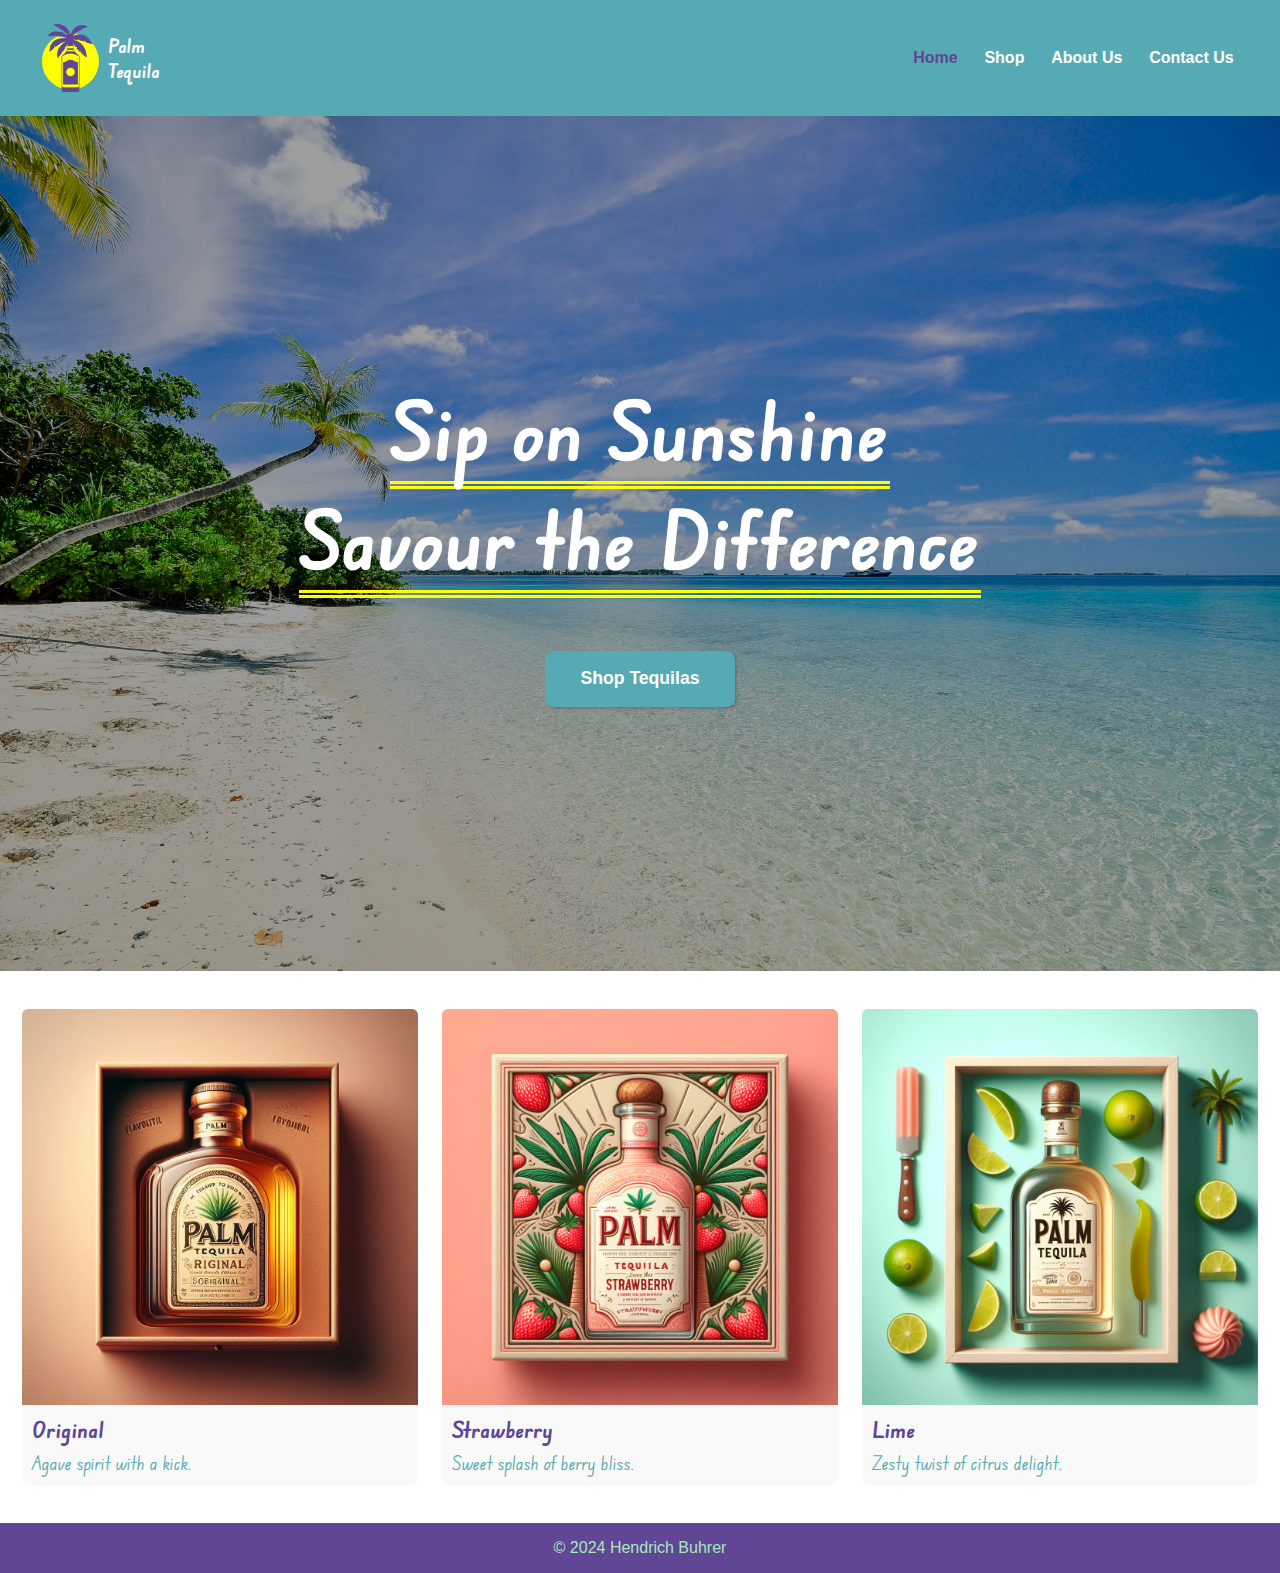
<file: index.html>
<!DOCTYPE html>
<html lang="en">
  <head>
    <meta charset="UTF-8" />
    <meta name="viewport" content="width=device-width, initial-scale=1.0" />
    <title>Palm Tequila - Home</title>
    <link rel="stylesheet" href="CSS/nav-and-footer.css" />
    <link rel="stylesheet" href="CSS/home-page.css" />
  </head>
  <body>
    <nav class="nav-menus">
      <div class="mobile-logo">
        <img src="ASSETS/logo.svg" alt="logo" class="logo-mobile" />
      </div>

      <div class="dropdown">
        <input type="checkbox" id="checkbox_toggle" />
        <label for="checkbox_toggle" class="hamburger">
          <div class="line line-1"></div>
          <div class="line line-2"></div>
          <div class="line line-3"></div>
        </label>

        <nav class="mobile-nav">
          <ul>
            <li><a href="index.html" class="home">Home</a></li>
            <li><a href="HTML/shop.html" class="shop">Shop</a></li>
            <li><a href="HTML/about.html" class="about">About Us</a></li>
            <li><a href="HTML/contact.html" class="contact">Contact Us</a></li>
          </ul>
        </nav>
      </div>

      <div class="logo-desktop">
        <img src="ASSETS/logo.svg" alt="logo" class="logo-desktop" /><a
          class="desktop-logo"
          href="index.html"
          >Palm Tequila</a
        >
      </div>

      <ul class="nav-desktop">
        <li><a href="index.html" class="home">Home</a></li>
        <li><a href="HTML/shop.html" class="shop">Shop</a></li>
        <li><a href="HTML/about.html" class="about">About Us</a></li>
        <li><a href="HTML/contact.html" class="contact">Contact Us</a></li>
      </ul>
    </nav>

    <header>
      <h1>Sip on Sunshine</h1>
      <h1>Savour the Difference</h1>
      <a href="HTML/shop.html" class="gradient-hover">Shop Tequilas</a>
    </header>

    <main>
      <a href="HTML/shop.html" class="article-link">
        <section class="grid">
          <article class="card">
            <img src="ASSETS/original.jpeg" alt="Palm Tequila Original" />
            <div class="card-content">
              <h2>Original</h2>
              <p>Agave spirit with a kick.</p>
            </div>
          </article>
      </a>
    
      <a href="HTML/shop.html" class="article-link">
          <article class="card">
            <img src="ASSETS/strawberry.jpeg" alt="Palm Tequila Strawberry" />
            <div class="card-content">
              <h2>Strawberry</h2>
              <p>Sweet splash of berry bliss.</p>
            </div>
          </article>
      </a>

      <a href="HTML/shop.html" class="article-link">
        <article class="card">
          <img src="ASSETS/lime.jpeg" alt="Palm Tequila Lime" />
          <div class="card-content">
            <h2>Lime</h2>
            <p>Zesty twist of citrus delight.</p>
          </div>
        </article>
    </a>
    </main>

    <footer>&copy; 2024 Hendrich Buhrer</footer>
    </script>
  </body>
</html>
</file>
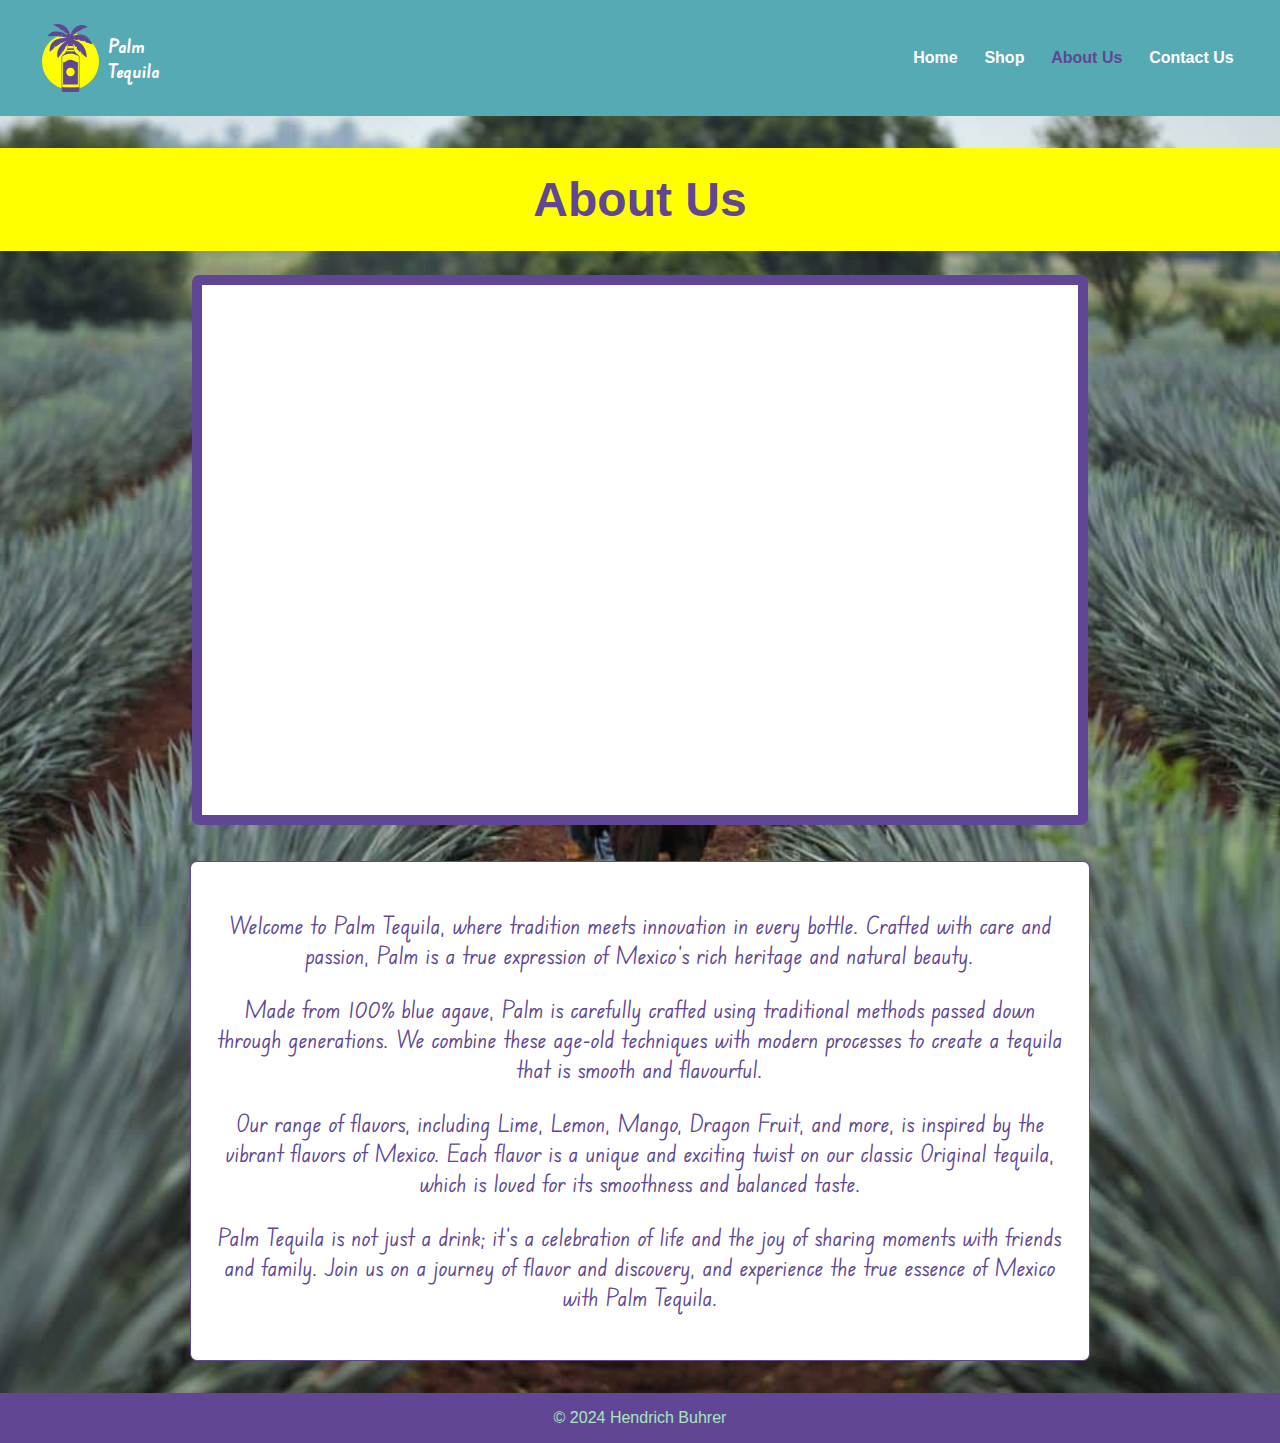
<file: HTML/about.html>
<!DOCTYPE html>
<html lang="en">
  <head>
    <meta charset="UTF-8" />
    <meta name="viewport" content="width=device-width, initial-scale=1.0" />
    <title>Palm Tequila - About Us</title>
    <link rel="stylesheet" href="../CSS/nav-and-footer.css" />
    <link rel="stylesheet" href="../CSS/about.css" />
  </head>
  <body>
    <nav class="nav-menus">
      <div class="mobile-logo">
        <img src="../ASSETS/logo.svg" alt="logo" class="logo-mobile" />
      </div>

      <div class="dropdown">
        <input type="checkbox" id="checkbox_toggle" />
        <label for="checkbox_toggle" class="hamburger">
          <div class="line line-1"></div>
          <div class="line line-2"></div>
          <div class="line line-3"></div>
        </label>

        <nav class="mobile-nav">
          <ul>
            <li><a href="../index.html" class="home">Home</a></li>
            <li><a href="shop.html" class="shop">Shop</a></li>
            <li><a href="about.html" class="about">About Us</a></li>
            <li><a href="contact.html" class="contact">Contact Us</a></li>
          </ul>
        </nav>
      </div>

      <div class="logo-desktop">
        <img src="../ASSETS/logo.svg" alt="logo" class="logo-desktop" /><a
          class="desktop-logo"
          href="../index.html"
          >Palm Tequila</a
        >
      </div>

      <ul class="nav-desktop">
        <li><a href="../index.html" class="home">Home</a></li>
        <li><a href="shop.html" class="shop">Shop</a></li>
        <li><a href="about.html" class="about">About Us</a></li>
        <li><a href="contact.html" class="contact">Contact Us</a></li>
      </ul>
    </nav>

    <main>
      <h1 class="about-h1">About Us</h1>
      <div class="about-main">
        <section class="video-wrapper">
          <iframe
            width="540"
            height="310"
            src="https://www.youtube-nocookie.com/embed/YG-WnA76oIU?si=aat60e06Qm5blqtk&amp;controls=0"
            title="YouTube video player"
            frameborder="0"
            allow="accelerometer; autoplay; clipboard-write; encrypted-media; gyroscope; picture-in-picture; web-share"
            allowfullscreen
          ></iframe>
        </section>

        <section>
          <p>
            Welcome to Palm Tequila, where tradition meets innovation in every
            bottle. Crafted with care and passion, Palm is a true expression of
            Mexico's rich heritage and natural beauty.
          </p>
          <p>
            Made from 100% blue agave, Palm is carefully crafted using
            traditional methods passed down through generations. We combine
            these age-old techniques with modern processes to create a tequila
            that is smooth and flavourful.
          </p>
          <p>
            Our range of flavors, including Lime, Lemon, Mango, Dragon Fruit,
            and more, is inspired by the vibrant flavors of Mexico. Each flavor
            is a unique and exciting twist on our classic Original tequila,
            which is loved for its smoothness and balanced taste.
          </p>
          <p>
            Palm Tequila is not just a drink; it's a celebration of life and the
            joy of sharing moments with friends and family. Join us on a journey
            of flavor and discovery, and experience the true essence of Mexico
            with Palm Tequila.
          </p>
        </section>
      </div>
    </main>

    <footer>&copy; 2024 Hendrich Buhrer</footer>
  </body>
</html>
</file>
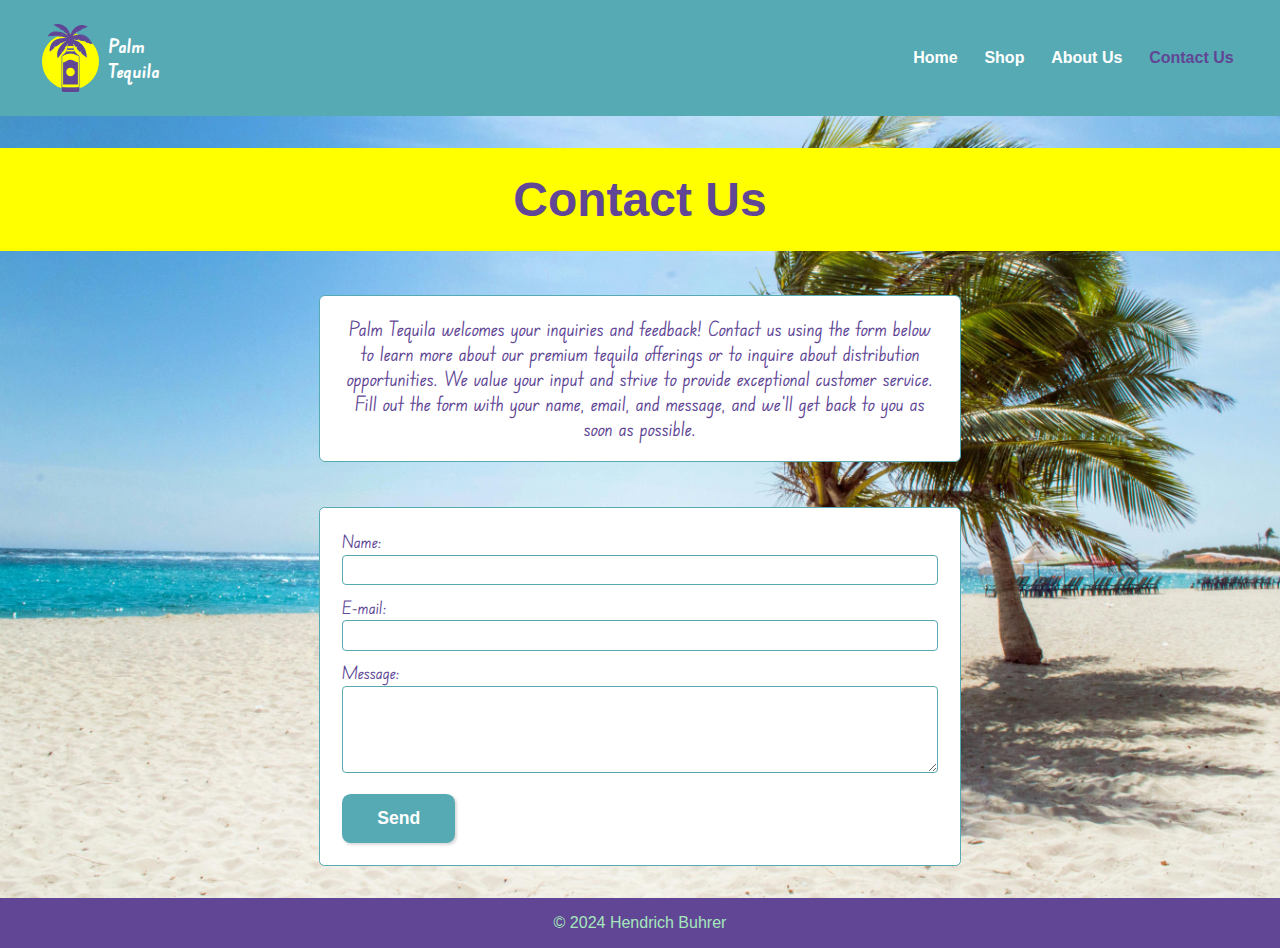
<file: HTML/contact.html>
<!DOCTYPE html>
<html lang="en">
  <head>
    <meta charset="UTF-8" />
    <meta name="viewport" content="width=device-width, initial-scale=1.0" />
    <title>Palm Tequila - Contact Us</title>
    <link rel="stylesheet" href="../CSS/nav-and-footer.css" />
    <link rel="stylesheet" href="../CSS/contact.css" />
  </head>
  <body>
    <nav class="nav-menus">
      <div class="mobile-logo">
        <img src="../ASSETS/logo.svg" alt="logo" class="logo-mobile" />
      </div>

      <div class="dropdown">
        <input type="checkbox" id="checkbox_toggle" />
        <label for="checkbox_toggle" class="hamburger">
          <div class="line line-1"></div>
          <div class="line line-2"></div>
          <div class="line line-3"></div>
        </label>

        <nav class="mobile-nav">
          <ul>
            <li><a href="../index.html" class="home">Home</a></li>
            <li><a href="shop.html" class="shop">Shop</a></li>
            <li><a href="about.html" class="about">About Us</a></li>
            <li><a href="contact.html" class="contact">Contact Us</a></li>
          </ul>
        </nav>
      </div>

      <div class="logo-desktop">
        <img src="../ASSETS/logo.svg" alt="logo" class="logo-desktop" /><a
          class="desktop-logo"
          href="../index.html"
          >Palm Tequila</a
        >
      </div>

      <ul class="nav-desktop">
        <li><a href="../index.html" class="home">Home</a></li>
        <li><a href="shop.html" class="shop">Shop</a></li>
        <li><a href="about.html" class="about">About Us</a></li>
        <li><a href="contact.html" class="contact">Contact Us</a></li>
      </ul>
    </nav>

    <main>
      <h1 class="contact-h1">Contact Us</h1>

      <section>
        <p>
          Palm Tequila welcomes your inquiries and feedback! Contact us using
          the form below to learn more about our premium tequila offerings or to
          inquire about distribution opportunities. We value your input and
          strive to provide exceptional customer service. Fill out the form with
          your name, email, and message, and we'll get back to you as soon as
          possible.
        </p>

        <form action="https://formspree.io/f/mvoeaaon" method="POST">
          <label>
            Name:
            <input type="text" name="name" />
          </label>
          <label>
            E-mail:
            <input type="email" name="email" />
          </label>
          <label>
            Message:
            <textarea name="message"></textarea>
          </label>
          <button type="submit">Send</button>
        </form>
      </section>
    </main>

    <footer>&copy; 2024 Hendrich Buhrer</footer>
  </body>
</html>
</file>
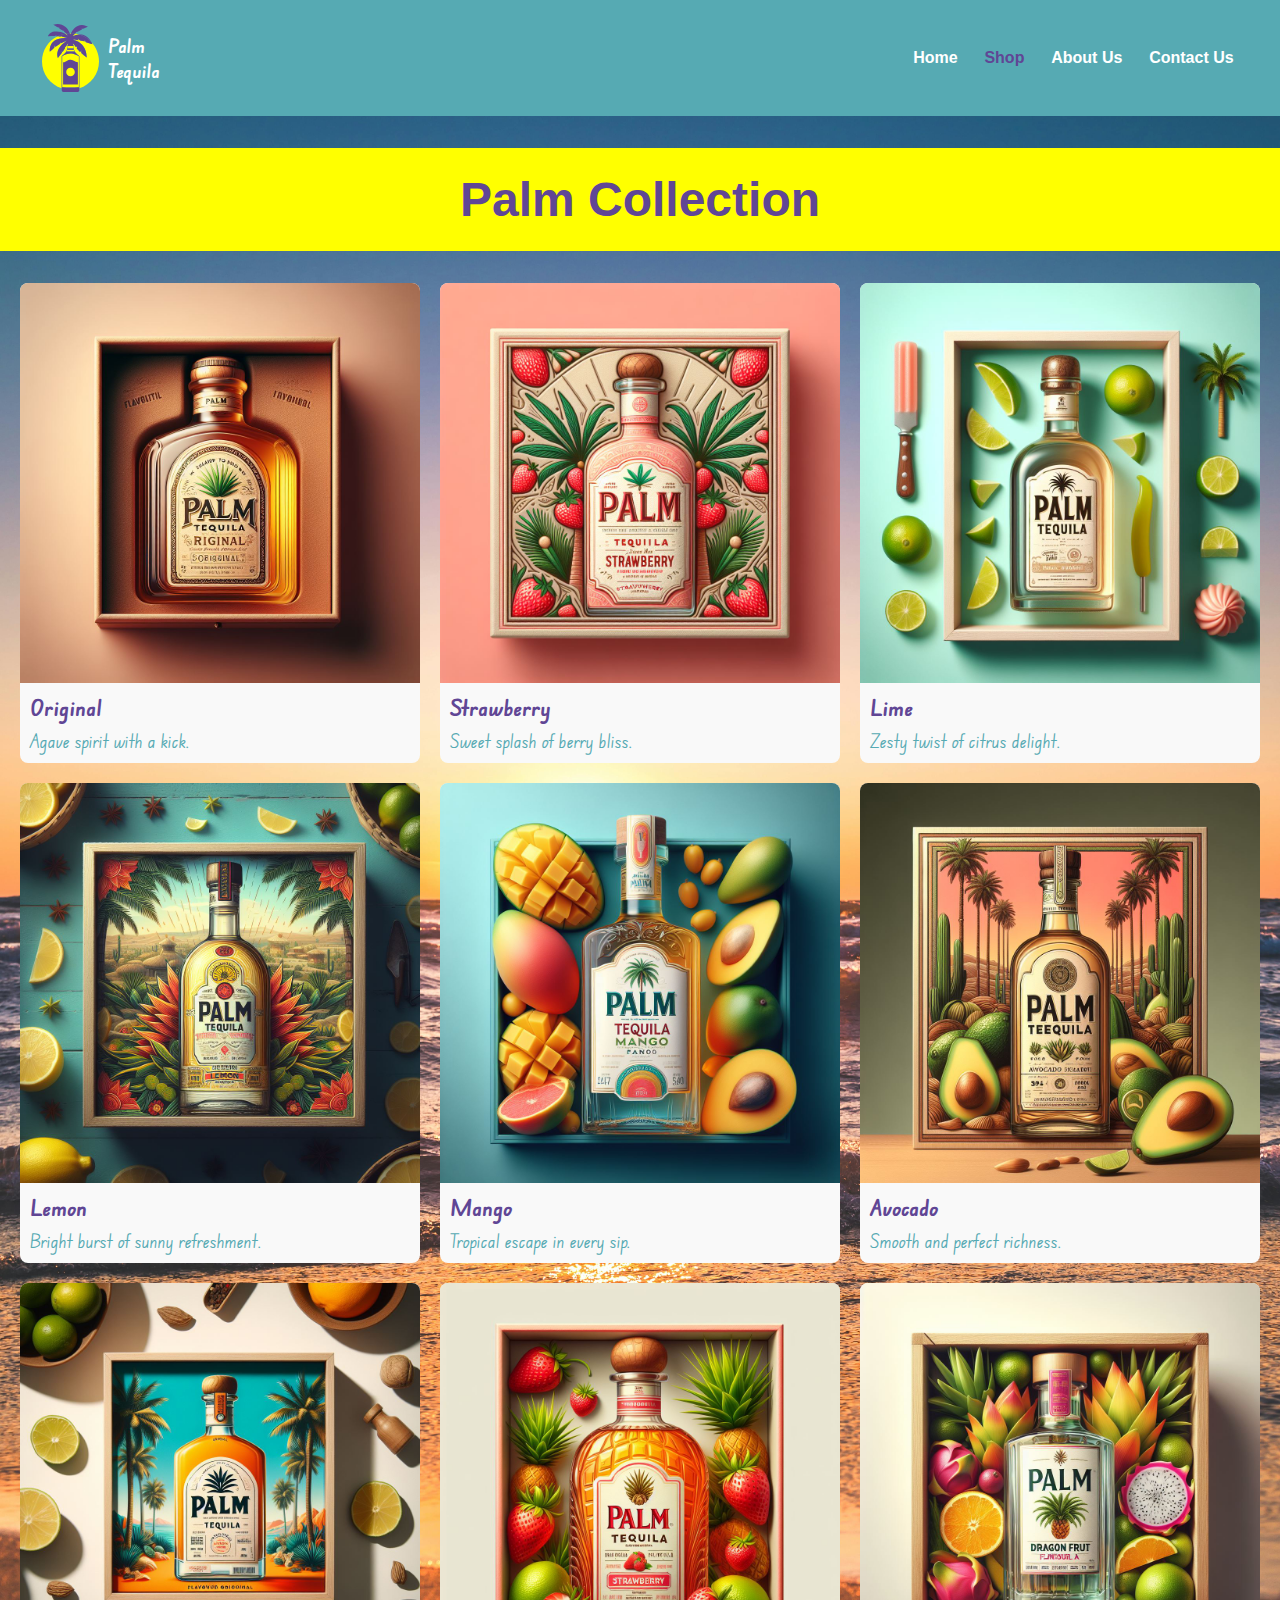
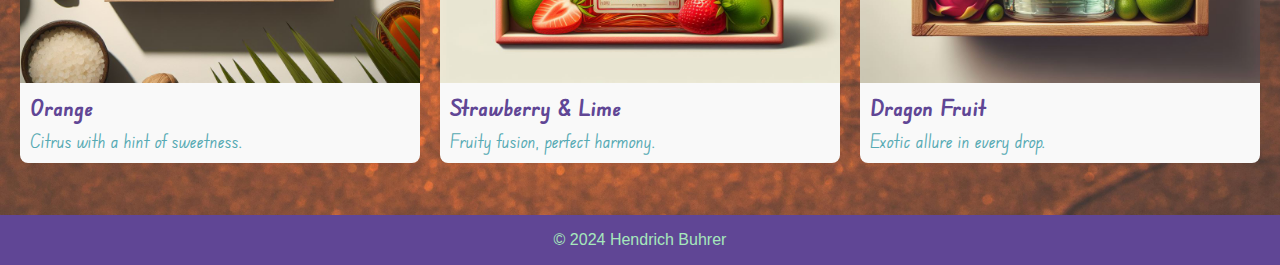
<file: HTML/shop.html>
<!DOCTYPE html>
<html lang="en">
  <head>
    <meta charset="UTF-8" />
    <meta name="viewport" content="width=device-width, initial-scale=1.0" />
    <title>Palm Tequila - Shop</title>
    <link rel="stylesheet" href="../CSS/nav-and-footer.css" />
    <link rel="stylesheet" href="../CSS/shop.css" />
  </head>
  <body>
    <nav class="nav-menus">
      <div class="mobile-logo">
        <img src="../ASSETS/logo.svg" alt="logo" class="logo-mobile" />
      </div>

      <div class="dropdown">
        <input type="checkbox" id="checkbox_toggle" />
        <label for="checkbox_toggle" class="hamburger">
          <div class="line line-1"></div>
          <div class="line line-2"></div>
          <div class="line line-3"></div>
        </label>

        <nav class="mobile-nav">
          <ul>
            <li><a href="../index.html" class="home">Home</a></li>
            <li><a href="shop.html" class="shop">Shop</a></li>
            <li><a href="about.html" class="about">About Us</a></li>
            <li><a href="contact.html" class="contact">Contact Us</a></li>
          </ul>
        </nav>
      </div>

      <div class="logo-desktop">
        <img src="../ASSETS/logo.svg" alt="logo" class="logo-desktop" /><a
          class="desktop-logo"
          href="../index.html"
          >Palm Tequila</a
        >
      </div>

      <ul class="nav-desktop">
        <li><a href="../index.html" class="home">Home</a></li>
        <li><a href="shop.html" class="shop">Shop</a></li>
        <li><a href="about.html" class="about">About Us</a></li>
        <li><a href="contact.html" class="contact">Contact Us</a></li>
      </ul>
    </nav>

    <h1 class="shop-h1">Palm Collection</h1>

  <a href="https://en.wikipedia.org/wiki/Tequila" class="article-link">
    <section class="grid">
      <article class="card">
        <img src="../ASSETS/original.jpeg" alt="Palm Tequila Original" />
        <div class="card-content">
          <h2>Original</h2>
          <p>Agave spirit with a kick.</p>
        </div>
      </article>
  </a>

  <a href="https://en.wikipedia.org/wiki/Tequila" class="article-link">
      <article class="card">
        <img src="../ASSETS/strawberry.jpeg" alt="Palm Tequila Strawberry" />
        <div class="card-content">
          <h2>Strawberry</h2>
          <p>Sweet splash of berry bliss.</p>
        </div>
      </article>
  </a>

  <a href="https://en.wikipedia.org/wiki/Tequila" class="article-link">
      <article class="card">
        <img src="../ASSETS/lime.jpeg" alt="Palm Tequila Lime" />
        <div class="card-content">
          <h2>Lime</h2>
          <p>Zesty twist of citrus delight.</p>
        </div>
      </article>
  </a>

  <a href="https://en.wikipedia.org/wiki/Tequila" class="article-link">
      <article class="card">
        <img src="../ASSETS/lemon.jpeg" alt="Palm Tequila Lemon" />
        <div class="card-content">
          <h2>Lemon</h2>
          <p>Bright burst of sunny refreshment.</p>
        </div>
      </article>
  </a>

<a href="https://en.wikipedia.org/wiki/Tequila" class="article-link">
      <article class="card">
        <img src="../ASSETS/mango.jpeg" alt="Palm Tequila Mango" />
        <div class="card-content">
          <h2>Mango</h2>
          <p>Tropical escape in every sip.</p>
        </div>
      </article>
</a>

<a href="https://en.wikipedia.org/wiki/Tequila" class="article-link">
      <article class="card">
        <img src="../ASSETS/avocado.jpeg" alt="Palm Tequila Avocado" />
        <div class="card-content">
          <h2>Avocado</h2>
          <p>Smooth and perfect richness.</p>
        </div>
      </article>
</a>

<a href="https://en.wikipedia.org/wiki/Tequila" class="article-link">
      <article class="card">
        <img src="../ASSETS/orange.jpeg" alt="Palm Tequila Orange" />
        <div class="card-content">
          <h2>Orange</h2>
          <p>Citrus with a hint of sweetness.</p>
        </div>
      </article>
</a>

<a href="https://en.wikipedia.org/wiki/Tequila" class="article-link">
      <article class="card">
        <img src="../ASSETS/strawberry-lime.jpeg" alt="Palm Tequila Strawberry Lime" />
        <div class="card-content">
          <h2>Strawberry & Lime</h2>
          <p>Fruity fusion, perfect harmony.</p>
        </div>
      </article>
</a>

<a href="https://en.wikipedia.org/wiki/Tequila" class="article-link">
      <article class="card">
        <img src="../ASSETS/dragonfruit.jpeg" alt="Palm Tequila Dragon Fruit" />
        <div class="card-content">
          <h2>Dragon Fruit</h2>
          <p>Exotic allure in every drop.</p>
        </div>
      </article>
</a>
    
    </section>

    <footer>&copy; 2024 Hendrich Buhrer</footer>
  </body>
</html>
</file>
<file: CSS/home-page.css>
/* Styles the header */
header {
  position: relative;
  height: 95vh;
  max-height: 95vh;
  background: url(../ASSETS/hero-beach.jpg) center/cover no-repeat;
  background-color: hsl(0, 0%, 31%);
  background-blend-mode: overlay;
  display: flex;
  flex-direction: column;
  justify-content: center;
  align-items: center;
  text-align: center;
}

/* Styles the heading within the header */
header h1 {
  text-decoration: none;
  margin-top: 0em;
  font-size: 5em;
  margin-bottom: 0em;
  color: hsl(0, 0%, 100%);
  border-bottom: double 0.1em yellow;
}

/* Styles the hover effect for gradient elements */
.gradient-hover {
  display: flex;
  margin-top: 3em;
  padding: 1em 2em;
  background: linear-gradient(90deg, hsl(186, 38%, 52%), transparent)
    hsl(186, 38%, 52%);
  font-family: "Trebuchet MS", "Lucida Sans Unicode", "Lucida Grande",
    "Lucida Sans", Arial, sans-serif;
  font-size: 1.1em;
  font-weight: 700;
  border-radius: 0.5em;
  color: hsl(0, 0%, 100%);
  text-decoration: none;
  transition: background-color 1s;
  place-content: center;
  transition: transform 200ms ease-in-out;
  box-shadow: rgba(0, 0, 0, 0.15) 1.95px 1.95px 2.6px;
}
.gradient-hover:hover,
.gradient-hover-effect:focus {
  background-color: hsl(260, 36%, 43%);
  color: hsl(0, 0%, 100%);
  transform: scale(1.05);
  transition: transform 200ms ease-in-out;
}

/* Styles the 'home' link in the navigation bar */
nav .home {
  color: hsl(260, 36%, 43%);
}

/* Styles the grid layout */
.grid {
  padding-top: 0;
}

/* Styles the links within the articles */
.article-link {
  text-decoration: none;
}

/* Styles for the card */
.card {
  background-color: #f9f9f9;
  border-radius: 0.5em;
  border: 2px solid white;
  overflow: hidden;
  cursor: pointer;
  transition: transform 200ms ease-in;
  text-decoration: none;
}

/* Styles the images within the card */
.card img {
  display: block;
  width: 100%;
  height: auto;
}

/* Styles the content within the card */
.card-content {
  padding: 0.625em;
}

/* Styles the heading 2 */
h2 {
  margin-top: 0;
  margin-bottom: 0.3125em;
  font-size: 1.4em;
  color: hsl(260, 36%, 43%);
}

/* Styles the paragraphs */
p {
  margin: 0;
  font-size: 1.2em;
  color: hsl(186, 38%, 52%);
}

/* Hover effect for the card */
.card:hover {
  transform: scale(1.05);
  border: 2px solid hsl(260, 36%, 43%);
  transition: transform 200ms ease-in;
}

/* Media query for screens with a minimum width of 751px */
@media (min-width: 751px) {
  /* Styles the grid layout */
  .grid {
    display: grid;
    grid-template-columns: repeat(3, 1fr);
    gap: 1.25em;
    padding: 1.25em;
    margin-bottom: 1em;
    margin-top: 1em;
  }
}

/* Media query for screens up to 750px wide */
@media only screen and (max-width: 750px) {
  /* Adjusts the font size of the heading 1 within the header */
  header h1 {
    font-size: 3em;
  }

  /* Adjusts the padding and font size of the gradient hover effect */
  .gradient-hover {
    padding: 1em 1em;
    font-size: 1em;
  }

  /* Styles the grid layout for smaller screens */
  .grid {
    display: grid;
    grid-template-columns: 1fr;
    gap: 2em;
    padding: 2em;
    margin-bottom: 2em;
  }

  /* Adjusts the font size of the heading 1 within the shop section */
  .shop-h1 {
    font-size: 16px;
  }
}
</file>
<file: CSS/about.css>
/* Styles the 'about' link in the navigation bar */
nav .about {
  color: hsl(260, 36%, 43%);
}

/* Sets the background image of the body, covers the entire background, positions it in the center, and blends it with the background color */
body {
  background-image: url("../ASSETS/about-farmer.jpeg");
  -webkit-background-size: cover;
  -moz-background-size: cover;
  -o-background-size: cover;
  background-size: cover;
  background-position: center;
}

/* Centers and aligns the main content vertically and horizontally, and sets the maximum width to 100% */
main {
  display: flex;
  justify-content: center;
  align-items: center;
  flex-direction: column;
  padding-top: 0;
  max-width: 100%;
}

/* Styles the main heading in the 'about' section */
.about-h1 {
  margin-bottom: 0.5em;
  text-align: center;
  padding-top: 0.5em;
  padding-bottom: 0.5em;
  color: hsl(260, 36%, 43%);
  font-size: 3em;
  background-color: yellow;
  font-family: "Trebuchet MS", "Lucida Sans Unicode", "Lucida Grande",
    "Lucida Sans", Arial, sans-serif;
  min-width: 100%;
}

/* Styles the wrapper for the video, sets its position, width, padding, and overflow properties */
.video-wrapper {
  position: relative;
  width: calc(
    100% - 3em
  ); /* Adjusts the width to be 4em less than the container */
  margin: 0 auto;
  padding-top: 56.25%; /* Sets the aspect ratio for a 16:9 video */
  overflow: hidden;
  border: solid 10px hsl(260, 36%, 43%); /* Adds a border around the video */
  border-radius: 0.3em;
}

/* Styles the iframe inside the video wrapper */
.video-wrapper iframe {
  position: absolute;
  top: 0;
  left: 0;
  width: 100%;
  height: 100%;
  border: 0; /* Removes the border of the iframe */
}

/* Styles the main content container in the 'about' section */
.about-main {
  max-width: 900px; /* Sets the maximum width of the container */
  padding: 2em;
  padding-top: 0;
}

/* Styles the generic sections in the page */
section {
  text-align: center;
  font-size: 1.5em;
  color: hsl(260, 36%, 43%);
  background-color: hsla(0, 0%, 100%);
  padding: 1em;
  margin-top: 1.5em;
  border: 1px solid hsl(260, 36%, 43%);
  border-radius: 0.3em;
}

/* Media query for screens up to 750px wide */
@media only screen and (max-width: 750px) {
  /* Adjusts the padding of the main content container in the 'about' section */
  .about-main {
    padding: 1em;
  }
  /* Adjusts the font size of the sections */
  section {
    font-size: 1.2em;
  }
}
</file>
<file: CSS/contact.css>
body{
  background-image: url("../ASSETS/contact-beach.jpg");
  -webkit-background-size: cover;
  -moz-background-size: cover;
  -o-background-size: cover;
  background-size: cover;
  background-position: center;
}

/* Centers and aligns the main content vertically and horizontally, and sets the maximum width to 100% */
main {
  display: flex;
  justify-content: center;
  align-items: center;
  flex-direction: column;
  padding-top: 0;
  max-width: 100%;
}

/* Styles the generic sections in the page */
section {
  max-width: 70%;
  padding: 2em;
  padding-top: 0;
}

/* Styles the main heading in the 'contact' section */
.contact-h1 {
  margin-bottom: 0.5em;
  text-align: center;
  padding-top: 0.5em;
  padding-bottom: 0.5em;
  color: hsl(260, 36%, 43%);
  font-size: 3em;
  background-color: yellow;
  font-family: "Trebuchet MS", "Lucida Sans Unicode", "Lucida Grande",
    "Lucida Sans", Arial, sans-serif;
  min-width: 100%;
}

/* Styles the paragraphs in the 'contact' section */
p {
  background-color: hsl(0, 0%, 100%);
  max-width: 30em;
  padding: 1em;
  border-radius: 0.3em;
  border: 1px solid hsl(186, 38%, 52%);
  margin-bottom: 2.25em;
  text-align: center;
  font-size: 1.25em;
  color: hsl(260, 36%, 43%);
}

/* Styles the form in the 'contact' section */
form {
  color: hsl(260, 36%, 43%);
  margin: 0 auto;
  padding: 1.25em;
  border: 0.06em solid hsl(186, 38%, 52%);
  border-radius: 0.3em;
  background-color: white;
  font-size: 1.1em;
}

/* Styles the labels in the form */
label {
  display: block;
  margin-bottom: 0.6em;
}

/* Styles the input fields and text area in the form */
input[type="text"],
input[type="email"],
textarea {
  width: 100%;
  padding: 0.5em;
  border: 0.06em solid hsl(186, 38%, 52%);
  border-radius: 0.3em;
  margin-top: 0.2em;
  box-sizing: border-box;
  resize: vertical;
  max-height: 13em;
}

/* Styles the focused input fields and text area in the form */
input[type="text"]:focus,
input[type="email"]:focus,
textarea:focus {
  outline: 3px solid hsl(260, 36%, 43%);
}

/* Styles the text area in the form */
textarea {
  height: 6.5em;
}

/* Styles the button in the form */
button {
  display: flex;
  margin-top: 1em;
  padding: 0.8em 2em;
  background: linear-gradient(90deg, hsl(186, 38%, 52%), transparent)
    hsl(186, 38%, 52%);
  font-family: "Trebuchet MS", "Lucida Sans Unicode", "Lucida Grande",
    "Lucida Sans", Arial, sans-serif;
  font-size: 1em;
  font-weight: 700;
  border-radius: 0.5em;
  color: hsl(0, 0%, 100%);
  text-decoration: none;
  transition: background-color 1s;
  place-content: center;
  transition: transform 200ms ease-in-out;
  box-shadow: rgba(0, 0, 0, 0.15) 1.95px 1.95px 2.6px;
  border: none;
}

/* Styles the button on hover or focus */
button:hover,
button:focus {
  background-color: hsl(260, 36%, 43%);
  color: hsl(0, 0%, 100%);
  transform: scale(1.05);
  transition: transform 200ms ease-in-out;
}

/* Styles the 'contact' link in the navigation bar */
nav .contact {
  color: hsl(260, 36%, 43%);
}

/* Media query for screens up to 750px wide */
@media only screen and (max-width: 750px) {
  /* Adjusts the padding of the form in the 'contact' section */
  form {
    padding: 1em;
  }

  /* Adjusts the padding of the input fields and text area in the form */
  input[type="text"],
  input[type="email"],
  textarea {
    padding: 0.4em;
  }

  /* Adjusts the padding of the button in the form */
  button {
    padding: 0.5em 1em;
  }

  /* Adjusts the maximum width of the sections */
  section {
    max-width: 100%;
  }
}
</file>
<file: CSS/shop.css>
/* Media query for screens with a minimum width of 751px */
@media (min-width: 751px) {
  /* Styles the grid layout */
  .grid {
    display: grid;
    grid-template-columns: repeat(3, 1fr);
    gap: 1.25em;
    padding: 1.25em;
    margin-bottom: 2em;
  }
}

/* Media query for screens up to 750px wide */
@media (max-width: 750px) {
  /* Styles the grid layout for smaller screens */
  .grid {
    display: grid;
    grid-template-columns: 1fr;
    gap: 2em;
    padding: 2em;
    margin-bottom: 2em;
  }

  .grid a article{
    min-height: 0;
  }

  /* Adjusts the font size of the heading 1 within the shop section */
  .shop-h1 {
    font-size: 16px;
  }
}

body {
  background-image: url("../ASSETS/shop-beach.jpg");
  -webkit-background-size: cover;
  -moz-background-size: cover;
  -o-background-size: cover;
  background-size: cover;
  background-position: center;
}

/* Styles the padding of the grid */
.grid {
  padding-top: 0;
}

.grid a article{
  min-height: 22em;
}

/* Styles the links within the articles */
.article-link {
  text-decoration: none;
}

/* Styles for the card */
.card {
  background-color: #f9f9f9;
  border-radius: 0.5em;
  overflow: hidden;
  cursor: pointer;
  transition: transform 200ms ease-in;
  text-decoration: none;
}

/* Styles the images within the card */
.card img {
  display: block;
  width: 100%;
  height: auto;
}

/* Styles the content within the card */
.card-content {
  padding: 0.625em;
}

/* Styles the heading 2 */
h2 {
  margin-top: 0;
  margin-bottom: 0.3125em;
  font-size: 1.4em;
  color: hsl(260, 36%, 43%);
}

/* Styles the paragraphs */
p {
  margin: 0;
  font-size: 1.2em;
  color: hsl(186, 38%, 52%);
}

/* Hover effect for the card */
.card:hover {
  transform: scale(1.05);
  transition: transform 200ms ease-in;
}

/* Styles the 'shop' link in the navigation bar */
nav .shop {
  color: hsl(260, 36%, 43%);
}

/* Styles the heading 1 within the shop section */
.shop-h1 {
  text-align: center;
  padding: 0.5em;
  color: hsl(260, 36%, 43%);
  font-size: 3em;
  background-color: yellow;
  font-family: "Trebuchet MS", "Lucida Sans Unicode", "Lucida Grande",
    "Lucida Sans", Arial, sans-serif;
}
</file>
<file: CSS/nav-and-footer.css>
/* Imports the Google Fonts */
@import url("https://fonts.googleapis.com/css2?family=Edu+NSW+ACT+Foundation:wght@400..700&display=swap");

/* Removes default form appearances */
* {
  -webkit-appearance: none;
  -moz-appearance: none;
  appearance: none;
}

/* Removes default list styles */
ul {
  list-style: none;
  padding: 0;
  margin: 0;
}

/* Sets the base font family and styles for the body */
body {
  font-family: Edu NSW ACT Foundation, "Gill Sans", "Gill Sans MT", Calibri,
    "Trebuchet MS", sans-serif;
  margin: 0;
  padding: 0;
  display: flex;
  flex-direction: column;
  min-height: 100vh;
  box-sizing: border-box;
}

/* Hides the dropdown content */
.dropdown {
  display: none;
}

/* Hides the mobile logo */
.mobile-logo {
  display: none;
}

/* Styles the navigation menus */
.nav-menus {
  display: flex;
  justify-content: space-between;
  align-items: center;
  background-color: hsl(186, 38%, 52%);
  padding: 1.5em;
  z-index: 1;
}

/* Styles the desktop logo */
.logo-desktop {
  font-family: Edu NSW ACT Foundation, "Gill Sans", "Gill Sans MT", Calibri,
    "Trebuchet MS", sans-serif;
}

/* Styles the navigation menus items */
.nav-menus {
  font-family: "Trebuchet MS", "Lucida Sans Unicode", "Lucida Grande",
    "Lucida Sans", Arial, sans-serif;
}

/* Styles the hover effect for navigation menu links */
.nav-menus li a:hover {
  color: hsl(260, 36%, 43%);
}

/* Styles the desktop logo */
.logo-desktop {
  width: 68px;
  height: 68px;
  transition: transform 200ms ease-in;
  display: flex;
  flex-direction: row;
  align-items: center;
  font-size: 1.2em;
  font-weight: 700;
}

/* Styles the desktop logo image */
.logo-desktop img {
  padding-right: 0.4em;
  padding-left: 0.8em;
}

/* Styles the hover effect for the desktop logo image */
.logo-desktop img:hover {
  transform: none;
}

/* Styles the hover effect for the desktop logo */
.logo-desktop:hover {
  transform: scale(1.05);
  transition: transform 200ms ease-in;
}

/* Styles the navigation links and list items for desktop */
.nav-desktop a,
.nav-desktop li,
.desktop-logo {
  color: hsl(0, 0%, 100%);
  font-size: 1em;
  text-decoration: none;
  list-style: none;
  display: inline-flex;
  padding-right: 0.7em;
}

/* Styles the navigation link */
.nav-desktop a {
  font-weight: 700;
}

/* Styles the hover effect for navigation menu items */
.nav-desktop li:hover {
  transform: scale(1.05);
  transition: transform 200ms ease-in;
}

/* Styles the footer */
footer {
  text-align: center;
  padding: 1em;
  background-color: hsl(260, 36%, 43%);
  color: hsl(140, 59%, 78%);
  font-size: 1em;
  font-family: "Trebuchet MS", "Lucida Sans Unicode", "Lucida Grande",
    "Lucida Sans", Arial, sans-serif;
  margin-top: auto;
  z-index: 1;
}

/* Media query for screens up to 750px wide */
@media only screen and (max-width: 750px) {
  /* Displays the mobile navigation menu */
  .nav-menus {
    display: block;
  }

  /* Aligns the mobile logo to the left */
  .nav-menus .mobile-logo {
    justify-content: flex-start;
  }

  /* Hides the checkbox input */
  input[type="checkbox"] {
    display: none;
  }

  /* Displays the mobile logo */
  .mobile-logo {
    display: flex;
    width: 68px;
    height: 68px;
    margin: 0;
    padding: 0;
    padding-left: 1.2em;
    transition: none;
  }

  /* Styles the mobile navigation menu */
  .mobile-nav ul {
    max-height: 0px;
    overflow: hidden;
    list-style: none;
    transition: all 1s cubic-bezier(0.325, 1, 0.22, 1);
  }

  /* Styles the mobile navigation menu items */
  .mobile-nav li {
    color: hsl(0, 0%, 100%);
    font-size: 18px;
    font-weight: 700;
    padding: 0.8em 0;
    display: flex;
    justify-content: center;
  }

  /* Styles the hover effect for mobile navigation menu items */
  .mobile-nav li a {
    text-decoration: none;
    color: hsl(0, 0%, 100%);
    transition: transform 200ms ease-in;
  }

  /* Styles the hover effect for mobile navigation menu items */
  .mobile-nav li a:hover {
    color: hsl(260, 36%, 43%);
    transform: scale(1.05);
    transition: transform 200ms ease-in;
  }

  /* Displays the dropdown content */
  .dropdown {
    display: flex;
    justify-content: center;
  }

  /* Expands the navigation menu when the checkbox is checked */
  input[type="checkbox"]:checked ~ nav ul {
    height: auto;
    max-height: 13em;
    transition: all 1s cubic-bezier(0.5, 1, 0.22, 1);
    width: 200px;
  }

  /* Styles the hamburger menu icon */
  .hamburger {
    display: block;
    position: absolute;
    top: 3em;
    right: 2em;
    height: 27px;
    width: 27px;
    cursor: pointer;
    transition: all 1s cubic-bezier(0.19, 1, 0.22, 1);
  }

  /* Styles the lines of the hamburger menu icon */
  .line {
    position: absolute;
    display: block;
    background: hsl(260, 36%, 43%);
    width: 18px;
    height: 0.15rem;
    border-radius: 0.2rem;
    left: 0;
    transition: all 0.6s cubic-bezier(0.5, 0.1, 0, 1.2);
  }

  /* Styles the first line of the hamburger menu icon */
  .line-1 {
    top: 0;
  }

  /* Styles the second line of the hamburger menu icon */
  .line-2 {
    top: 7px;
    width: 14px;
    transform: translate X(2px);
    -webkit-transform: translateX(2px);
  }

  /* Styles the third line of the hamburger menu icon */
  .line-3 {
    top: 14px;
  }

  /* Expands and rotates the lines of the hamburger menu icon when checked */
  input[type="checkbox"]:checked ~ label .line-1 {
    top: 0px;
    width: 22px;
    transform: translateX(-11px) rotate(-45deg) translateY(12px);
  }

  input[type="checkbox"]:checked ~ label .line-2 {
    opacity: 0;
  }

  input[type="checkbox"]:checked ~ label .line-3 {
    top: 14px;
    width: 22px;
    transform: translateX(-8px) rotate(45deg) translateY(-8px);
  }

  /* Hides the desktop navigation menu */
  .nav-desktop {
    display: none;
  }

  /* Hides the desktop logo */
  .logo-desktop {
    display: none;
  }
}
</file>
